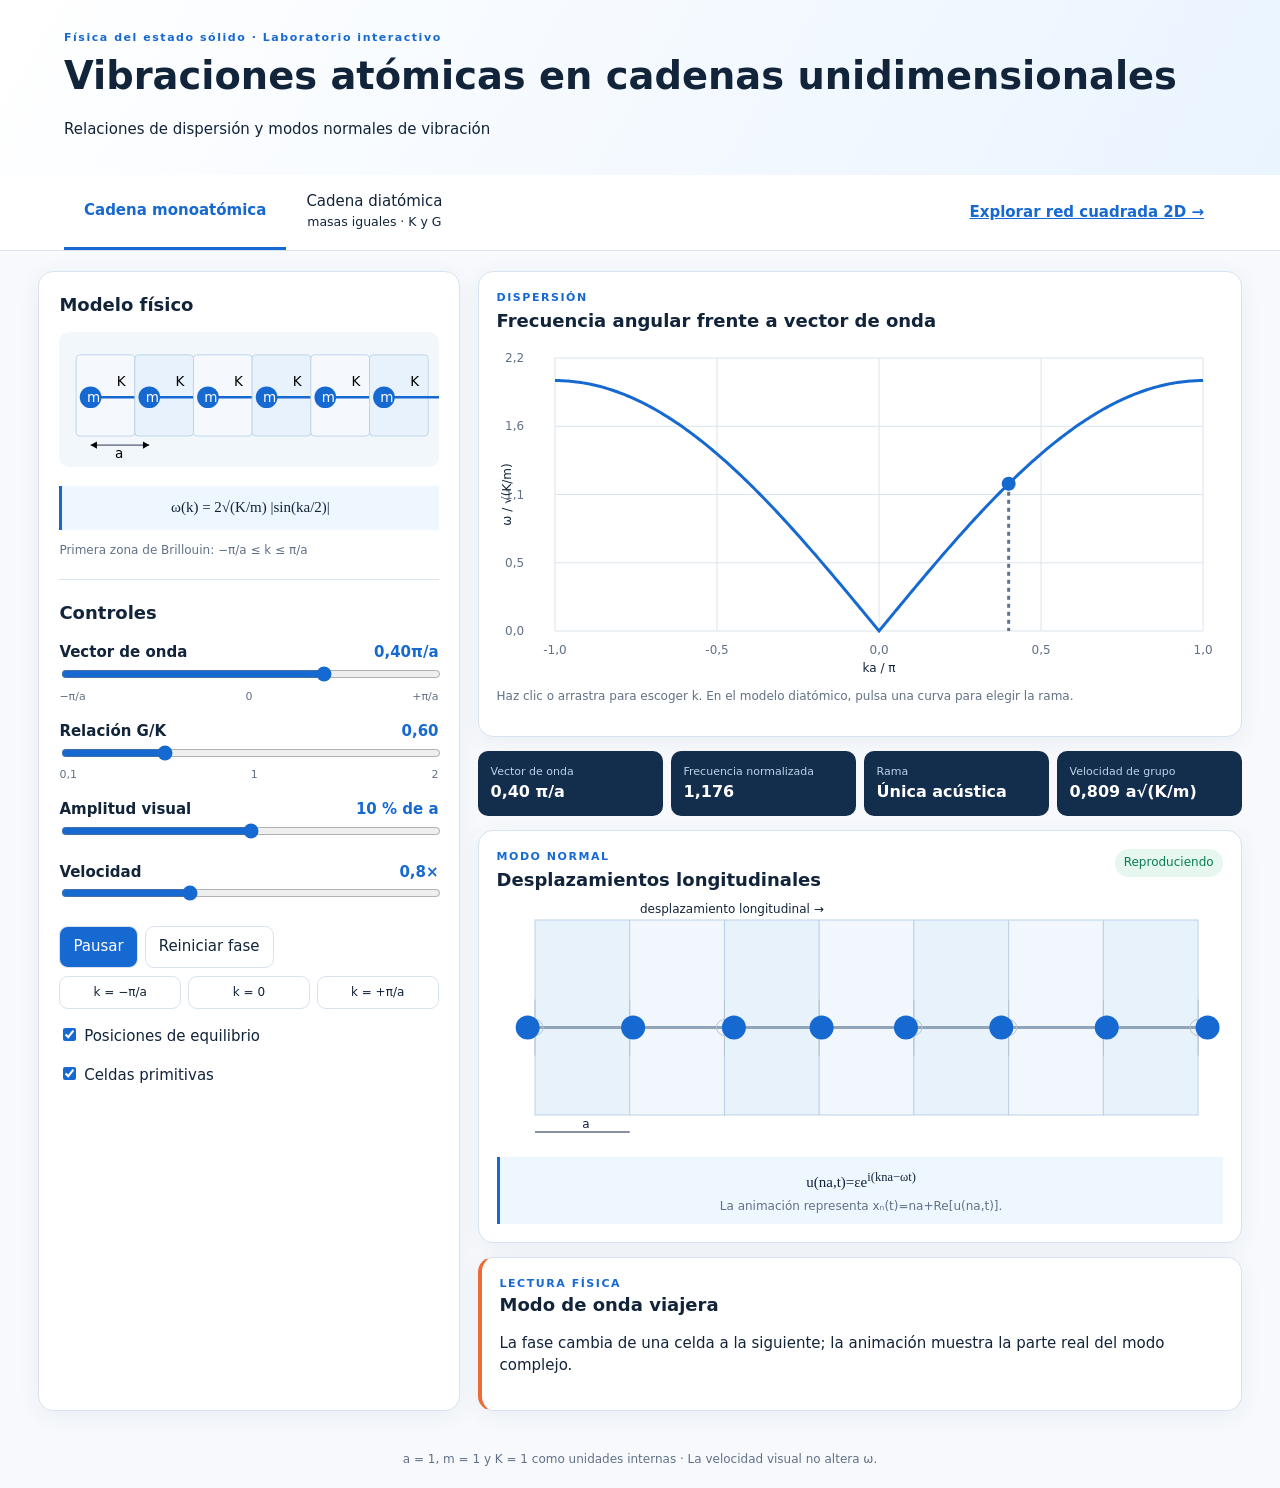
<file: Vibraciones1D/index.html>
<!doctype html>
<html lang="es">
<head>
  <meta charset="utf-8"><meta name="viewport" content="width=device-width,initial-scale=1">
  <title>Vibraciones atómicas 1D</title>
  <link rel="stylesheet" href="css/styles.css">
</head>
<body>
<header><p class="eyebrow">Física del estado sólido · Laboratorio interactivo</p><h1>Vibraciones atómicas en cadenas unidimensionales</h1><p>Relaciones de dispersión y modos normales de vibración</p></header>
<nav class="tabs" aria-label="Modelo"><button class="tab active" data-model="mono">Cadena monoatómica</button><button class="tab" data-model="di">Cadena diatómica <small>masas iguales · K y G</small></button><a href="../Vibraciones2D/index.html" style="margin-left:auto;align-self:center;color:#1769d2;font-weight:700;padding:12px">Explorar red cuadrada 2D →</a></nav>
<main>
 <aside class="card controls">
  <section><h2>Modelo físico</h2><svg id="scheme" class="scheme" role="img" aria-label="Esquema de la cadena"></svg><div id="formula" class="formula"></div><p class="note">Primera zona de Brillouin: −π/a ≤ k ≤ π/a</p></section>
  <section><h2>Controles</h2>
   <label for="kRange"><span>Vector de onda <output id="kOut"></output></span><input id="kRange" type="range" min="-1" max="1" step="0.01" value="0.4"><span class="ticks"><i>−π/a</i><i>0</i><i>+π/a</i></span></label>
   <div id="branchControl" hidden><span class="label">Rama</span><div class="seg"><button data-branch="acoustic" class="active">Acústica</button><button data-branch="optical">Óptica</button></div></div>
   <label id="gControl" hidden><span>Relación G/K <output id="gOut">0,60</output></span><input id="gRange" type="range" min="0.1" max="2" step="0.01" value="0.6"><span class="ticks"><i>0,1</i><i>1</i><i>2</i></span></label>
   <label><span>Amplitud visual <output id="ampOut"></output></span><input id="ampRange" type="range" min="0.02" max="0.18" step="0.01" value="0.1"></label>
   <label><span>Velocidad <output id="speedOut"></output></span><input id="speedRange" type="range" min="0.2" max="2" step="0.1" value="0.8"></label>
   <div class="actions"><button id="play">Pausar</button><button id="reset">Reiniciar fase</button></div>
   <div class="presets"><button data-k="-1">k = −π/a</button><button data-k="0">k = 0</button><button data-k="1">k = +π/a</button></div>
   <label class="check"><input id="showEq" type="checkbox" checked> Posiciones de equilibrio</label><label class="check"><input id="showCells" type="checkbox" checked> Celdas primitivas</label>
  </section>
 </aside>
 <section class="workspace">
  <article class="card plot-card"><div class="title-row"><div><p class="eyebrow">DISPERSIÓN</p><h2>Frecuencia angular frente a vector de onda</h2></div><div id="legend"></div></div><canvas id="plot" aria-label="Gráfica interactiva de dispersión"></canvas><p class="hint">Haz clic o arrastra para escoger k. En el modelo diatómico, pulsa una curva para elegir la rama.</p></article>
  <div class="readouts"><div><span>Vector de onda</span><strong id="readK"></strong></div><div><span>Frecuencia normalizada</span><strong id="readW"></strong></div><div><span>Rama</span><strong id="readBranch"></strong></div><div><span>Velocidad de grupo</span><strong id="readV"></strong></div></div>
  <article class="card animation-card"><div class="title-row"><div><p class="eyebrow">MODO NORMAL</p><h2>Desplazamientos longitudinales</h2></div><span id="status" class="status">Reproduciendo</span></div><canvas id="chain" aria-label="Animación de la cadena"></canvas><div id="modeFormula" class="formula compact"></div></article>
  <article id="explanation" class="card explanation"></article>
 </section>
</main>
<footer>a = 1, m = 1 y K = 1 como unidades internas · La velocidad visual no altera ω.</footer>
<script type="module" src="js/app.js"></script>
</body></html>
</file>
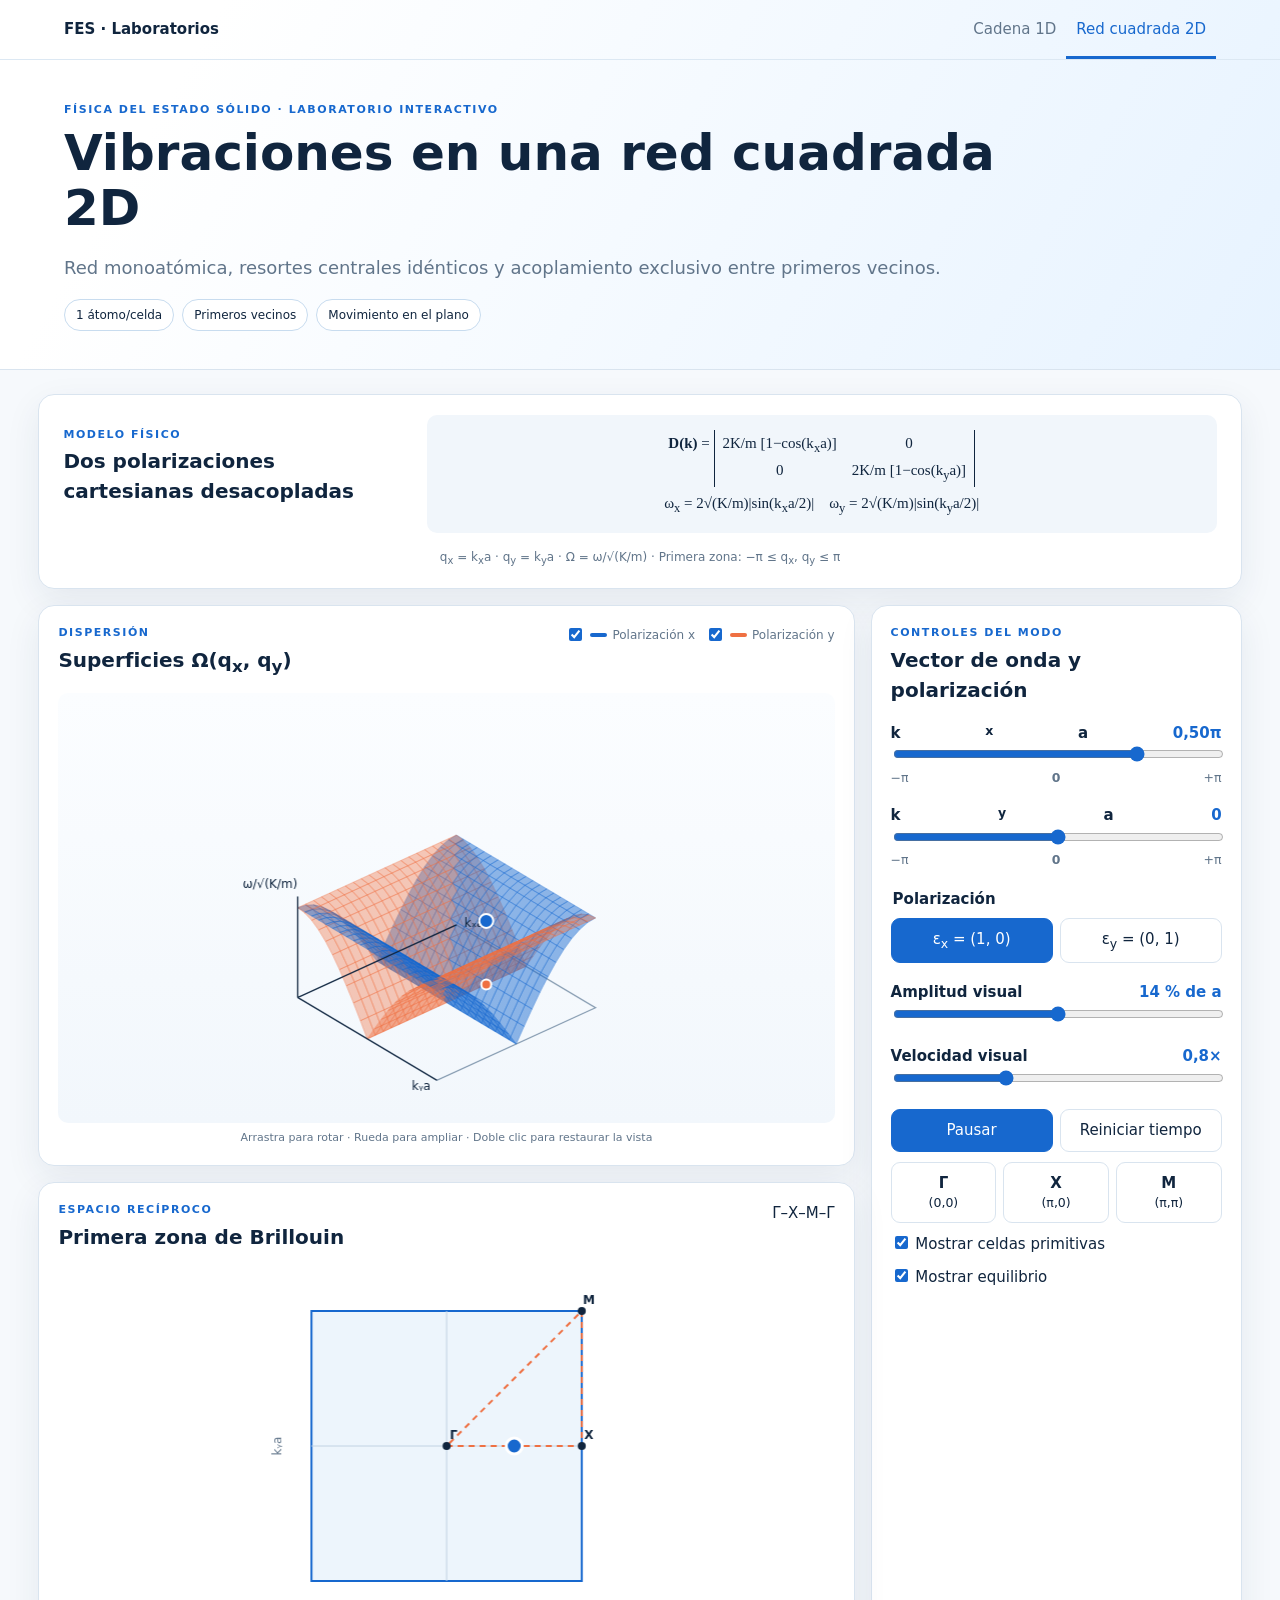
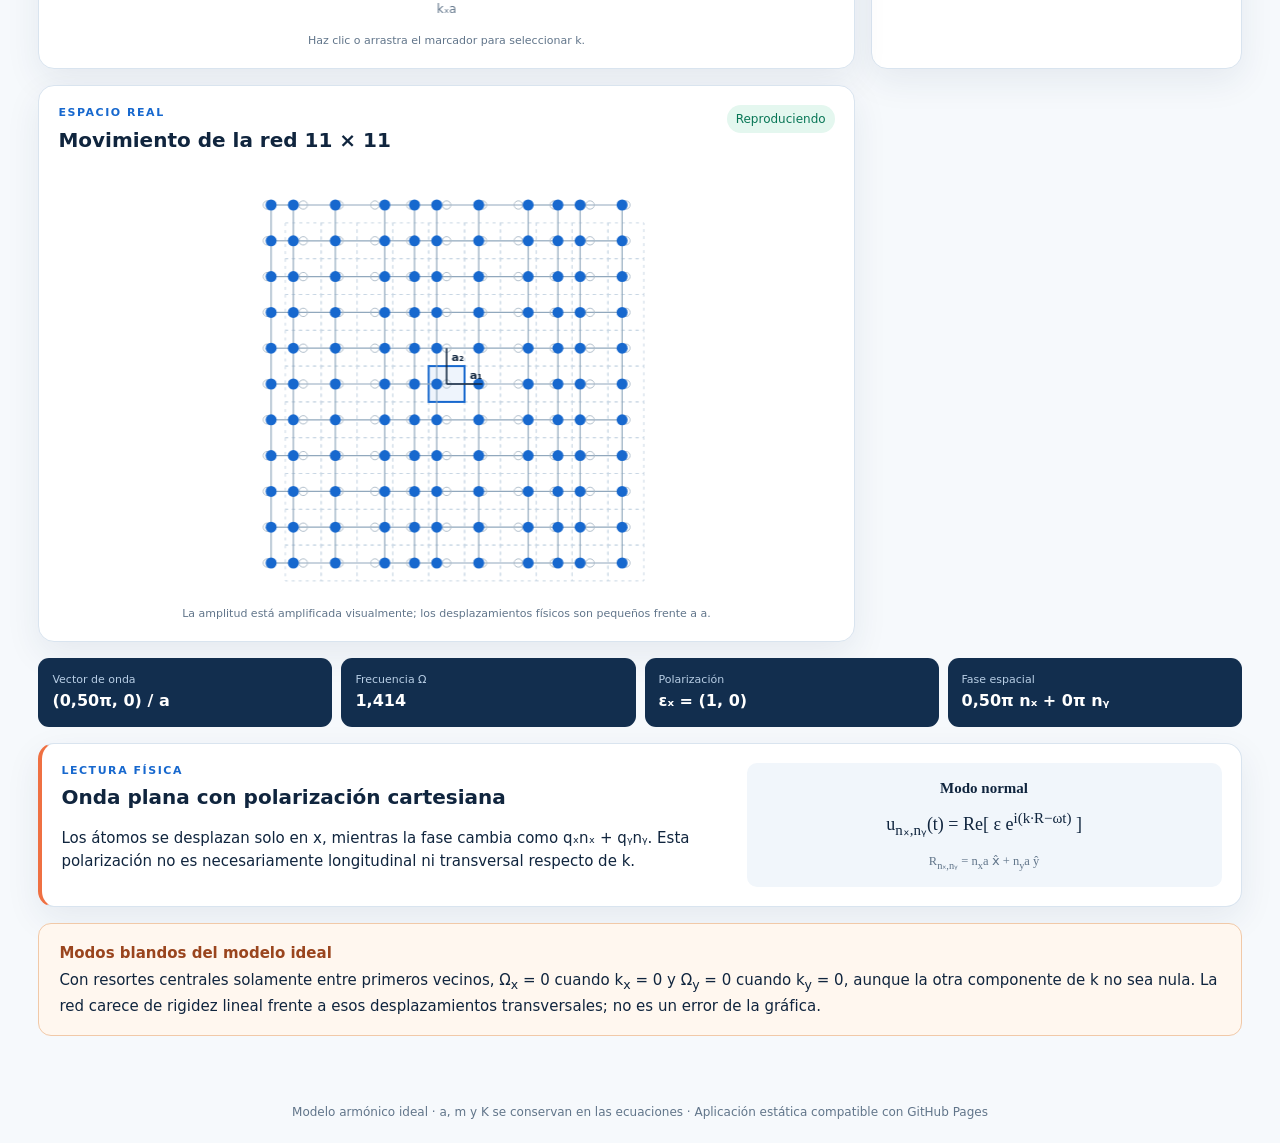
<file: Vibraciones2D/index.html>
<!doctype html>
<html lang="es">
<head>
  <meta charset="utf-8">
  <meta name="viewport" content="width=device-width, initial-scale=1">
  <meta name="description" content="Laboratorio interactivo de vibraciones en una red cuadrada monoatómica 2D.">
  <title>Vibraciones en una red cuadrada 2D</title>
  <link rel="stylesheet" href="./css/styles.css">
</head>
<body>
  <header class="hero">
    <nav class="site-nav" aria-label="Navegación principal">
      <a class="brand" href="../Vibraciones1D/index.html">FES · Laboratorios</a>
      <div><a href="../Vibraciones1D/index.html">Cadena 1D</a><a class="active" href="./index.html" aria-current="page">Red cuadrada 2D</a></div>
    </nav>
    <div class="hero-copy">
      <p class="kicker">FÍSICA DEL ESTADO SÓLIDO · LABORATORIO INTERACTIVO</p>
      <h1>Vibraciones en una red cuadrada 2D</h1>
      <p>Red monoatómica, resortes centrales idénticos y acoplamiento exclusivo entre primeros vecinos.</p>
      <div class="assumptions"><span>1 átomo/celda</span><span>Primeros vecinos</span><span>Movimiento en el plano</span></div>
    </div>
  </header>

  <main>
    <section class="card theory" aria-labelledby="modelo-title">
      <div><p class="kicker">MODELO FÍSICO</p><h2 id="modelo-title">Dos polarizaciones cartesianas desacopladas</h2></div>
      <div class="equations">
        <p><strong>D(k)</strong> = <span class="matrix"><i>2K/m [1−cos(k<sub>x</sub>a)]</i><i>0</i><i>0</i><i>2K/m [1−cos(k<sub>y</sub>a)]</i></span></p>
        <p>ω<sub>x</sub> = 2√(K/m)|sin(k<sub>x</sub>a/2)| &nbsp;&nbsp; ω<sub>y</sub> = 2√(K/m)|sin(k<sub>y</sub>a/2)|</p>
      </div>
      <p class="normalization">q<sub>x</sub> = k<sub>x</sub>a · q<sub>y</sub> = k<sub>y</sub>a · Ω = ω/√(K/m) · Primera zona: −π ≤ q<sub>x</sub>, q<sub>y</sub> ≤ π</p>
    </section>

    <div class="dashboard">
      <section class="card surface-card">
        <div class="section-head"><div><p class="kicker">DISPERSIÓN</p><h2>Superficies Ω(q<sub>x</sub>, q<sub>y</sub>)</h2></div><div class="legend"><label><input id="showSurfaceX" type="checkbox" checked><i class="x"></i> Polarización x</label><label><input id="showSurfaceY" type="checkbox" checked><i class="y"></i> Polarización y</label></div></div>
        <canvas id="surface" aria-label="Gráfica tridimensional interactiva de las dos superficies de dispersión"></canvas>
        <p class="canvas-help">Arrastra para rotar · Rueda para ampliar · Doble clic para restaurar la vista</p>
      </section>

      <aside class="card controls">
        <p class="kicker">CONTROLES DEL MODO</p><h2>Vector de onda y polarización</h2>
        <label><span>k<sub>x</sub>a <output id="qxOut"></output></span><input id="qx" type="range" min="-3.14159265" max="3.14159265" step="0.01" value="1.57079633"><small>−π <b>0</b> +π</small></label>
        <label><span>k<sub>y</sub>a <output id="qyOut"></output></span><input id="qy" type="range" min="-3.14159265" max="3.14159265" step="0.01" value="0"><small>−π <b>0</b> +π</small></label>
        <fieldset><legend>Polarización</legend><div class="segmented"><button class="active" data-branch="x">ε<sub>x</sub> = (1, 0)</button><button data-branch="y">ε<sub>y</sub> = (0, 1)</button></div></fieldset>
        <label><span>Amplitud visual <output id="ampOut"></output></span><input id="amplitude" type="range" min="0.03" max="0.25" step="0.01" value="0.14"></label>
        <label><span>Velocidad visual <output id="speedOut"></output></span><input id="speed" type="range" min="0.2" max="2" step="0.1" value="0.8"></label>
        <div class="button-row"><button id="play" class="primary">Pausar</button><button id="reset">Reiniciar tiempo</button></div>
        <div class="presets" aria-label="Puntos de alta simetría"><button data-point="G">Γ <small>(0,0)</small></button><button data-point="X">X <small>(π,0)</small></button><button data-point="M">M <small>(π,π)</small></button></div>
        <label class="check"><input id="showCells" type="checkbox" checked> Mostrar celdas primitivas</label>
        <label class="check"><input id="showEquilibrium" type="checkbox" checked> Mostrar equilibrio</label>
      </aside>

      <section class="card bz-card">
        <div class="section-head"><div><p class="kicker">ESPACIO RECÍPROCO</p><h2>Primera zona de Brillouin</h2></div><span>Γ–X–M–Γ</span></div>
        <canvas id="brillouin" aria-label="Primera zona de Brillouin interactiva"></canvas>
        <p class="canvas-help">Haz clic o arrastra el marcador para seleccionar k.</p>
      </section>

      <section class="card lattice-card">
        <div class="section-head"><div><p class="kicker">ESPACIO REAL</p><h2>Movimiento de la red 11 × 11</h2></div><span id="motionStatus" class="status">Reproduciendo</span></div>
        <canvas id="lattice" aria-label="Animación de desplazamientos atómicos en la red cuadrada"></canvas>
        <p class="canvas-help">La amplitud está amplificada visualmente; los desplazamientos físicos son pequeños frente a a.</p>
      </section>
    </div>

    <section class="readouts" aria-label="Valores físicos del modo">
      <div><span>Vector de onda</span><strong id="readK"></strong></div><div><span>Frecuencia Ω</span><strong id="readOmega"></strong></div><div><span>Polarización</span><strong id="readPolarization"></strong></div><div><span>Fase espacial</span><strong id="readPhase"></strong></div>
    </section>

    <section class="card interpretation">
      <div><p class="kicker">LECTURA FÍSICA</p><h2 id="explanationTitle"></h2><p id="explanation"></p></div>
      <div class="mode-equation"><strong>Modo normal</strong><p>u<sub>nₓ,nᵧ</sub>(t) = Re[ ε e<sup>i(k·R−ωt)</sup> ]</p><small>R<sub>nₓ,nᵧ</sub> = n<sub>x</sub>a x̂ + n<sub>y</sub>a ŷ</small></div>
    </section>

    <aside class="warning"><strong>Modos blandos del modelo ideal</strong><p>Con resortes centrales solamente entre primeros vecinos, Ω<sub>x</sub> = 0 cuando k<sub>x</sub> = 0 y Ω<sub>y</sub> = 0 cuando k<sub>y</sub> = 0, aunque la otra componente de k no sea nula. La red carece de rigidez lineal frente a esos desplazamientos transversales; no es un error de la gráfica.</p></aside>
  </main>
  <footer>Modelo armónico ideal · a, m y K se conservan en las ecuaciones · Aplicación estática compatible con GitHub Pages</footer>
  <script type="module" src="./js/app.js"></script>
</body>
</html>
</file>
<file: Vibraciones1D/css/styles.css>
:root{--ink:#12243a;--muted:#617187;--blue:#1769d2;--cyan:#18a6b8;--orange:#ed6c35;--line:#d9e3ef;--soft:#f2f7fc;--card:#fff}*{box-sizing:border-box}body{margin:0;background:#f7f9fc;color:var(--ink);font:15px/1.45 Inter,system-ui,sans-serif}header{padding:30px clamp(20px,5vw,70px) 20px;background:linear-gradient(120deg,#fff,#eaf4ff)}h1{font-size:clamp(26px,3vw,42px);margin:2px 0}h2{font-size:18px;margin:0 0 14px}.eyebrow{font-size:11px;letter-spacing:.14em;font-weight:800;color:var(--blue);margin:0}.tabs{display:flex;padding:0 clamp(20px,5vw,70px);background:#fff;border-bottom:1px solid var(--line)}button{font:inherit;color:inherit;border:1px solid var(--line);background:#fff;border-radius:9px;padding:9px 13px;cursor:pointer}button:hover{border-color:var(--blue)}.tab{border:0;border-radius:0;padding:16px 20px;border-bottom:3px solid transparent}.tab.active{color:var(--blue);border-bottom-color:var(--blue);font-weight:700}.tab small{display:block}main{display:grid;grid-template-columns:minmax(280px,35%) 1fr;gap:18px;padding:20px clamp(14px,3vw,42px);max-width:1600px;margin:auto}.card{background:var(--card);border:1px solid var(--line);border-radius:15px;box-shadow:0 5px 22px #284c7810}.controls{padding:20px}.controls section+section{border-top:1px solid var(--line);padding-top:20px;margin-top:20px}.controls label,.label{display:block;margin:16px 0 5px;font-weight:650}.controls label span{display:flex;justify-content:space-between}.controls output{color:var(--blue)}input[type=range]{width:100%;accent-color:var(--blue)}.ticks{font-size:11px;color:var(--muted);font-weight:400}.ticks i{font-style:normal}.check{font-weight:500!important}.check input{accent-color:var(--blue)}.seg,.actions,.presets{display:flex;gap:7px}.seg button{flex:1}.seg .active{background:var(--blue);color:#fff}.actions{margin-top:18px}.actions button:first-child{background:var(--blue);color:#fff}.presets{margin-top:8px}.presets button{font-size:12px;flex:1;padding:7px}.scheme{width:100%;height:135px;background:var(--soft);border-radius:10px}.formula{background:#eef6ff;border-left:3px solid var(--blue);padding:11px;margin-top:12px;font-family:Georgia,serif;text-align:center}.formula .sub{font:12px system-ui;color:var(--muted);display:block;margin-top:5px}.note,.hint{font-size:12px;color:var(--muted)}.workspace{display:grid;gap:14px}.plot-card,.animation-card,.explanation{padding:18px}.title-row{display:flex;align-items:start;justify-content:space-between;gap:10px}.title-row h2{margin:2px 0}.plot-card canvas{width:100%;height:340px;display:block;touch-action:none}.animation-card canvas{width:100%;height:250px;display:block}.readouts{display:grid;grid-template-columns:repeat(4,1fr);gap:8px}.readouts>div{background:#132d4c;color:white;padding:13px;border-radius:10px}.readouts span{display:block;font-size:11px;color:#bcd1e8}.readouts strong{font-size:16px}.status{font-size:12px;background:#e5f7ef;color:#087d52;padding:5px 9px;border-radius:20px}.explanation{border-left:4px solid var(--orange)}.explanation h2{margin-bottom:5px}.compact{font-size:15px}.legend-item{display:inline-flex;align-items:center;gap:5px;font-size:12px;margin-left:10px}.swatch{width:18px;height:3px}.workspace footer,footer{text-align:center;padding:20px;color:var(--muted);font-size:12px}@media(max-width:800px){main{grid-template-columns:1fr}.readouts{grid-template-columns:1fr 1fr}.plot-card canvas{height:280px}}@media(prefers-reduced-motion:reduce){.status{background:#f4eee4;color:#74541c}}
</file>
<file: Vibraciones2D/css/styles.css>
:root{--ink:#10253e;--muted:#61758a;--blue:#1768ce;--cyan:#12a7ad;--orange:#ef7042;--line:#d9e4ef;--soft:#f1f6fb;--card:#fff;--shadow:0 12px 35px rgba(22,54,88,.08)}*{box-sizing:border-box}html{color-scheme:light}body{margin:0;background:#f6f9fc;color:var(--ink);font:15px/1.5 Inter,ui-sans-serif,system-ui,-apple-system,sans-serif}.hero{background:linear-gradient(120deg,#fff 15%,#e7f3ff);border-bottom:1px solid var(--line)}.site-nav{min-height:60px;display:flex;justify-content:space-between;align-items:center;padding:0 clamp(18px,5vw,72px);border-bottom:1px solid #dce8f3}.site-nav a{color:var(--muted);text-decoration:none;padding:18px 10px}.site-nav .brand{font-weight:850;color:var(--ink);padding-left:0}.site-nav .active{color:var(--blue);border-bottom:3px solid var(--blue)}.hero-copy{padding:42px clamp(18px,5vw,72px) 38px;max-width:1100px}.kicker{margin:0;color:var(--blue);font-size:11px;font-weight:850;letter-spacing:.14em}.hero h1{font-size:clamp(30px,4vw,50px);line-height:1.1;margin:7px 0 12px}.hero-copy>p:not(.kicker){font-size:18px;color:var(--muted)}.assumptions{display:flex;gap:8px;flex-wrap:wrap}.assumptions span{border:1px solid #c8dcef;background:#fff;border-radius:99px;padding:6px 11px;font-size:12px}main{max-width:1500px;margin:auto;padding:24px clamp(14px,3vw,42px) 45px}.card{background:var(--card);border:1px solid var(--line);border-radius:16px;box-shadow:var(--shadow)}h2{margin:3px 0 14px;font-size:20px}.theory{padding:20px 24px;display:grid;grid-template-columns:.75fr 1.7fr;gap:15px;align-items:center}.equations{font-family:Georgia,serif;text-align:center;background:var(--soft);padding:10px;border-radius:10px}.equations p{margin:5px}.normalization{grid-column:1/-1;text-align:center;color:var(--muted);font-size:12px;margin:0}.matrix{display:inline-grid;grid-template-columns:1fr 1fr;border-left:1px solid;border-right:1px solid;padding:2px 8px;gap:2px 15px}.matrix i{font-style:normal}.dashboard{display:grid;grid-template-columns:minmax(0,1.65fr) minmax(280px,.75fr);gap:16px;margin-top:16px}.surface-card,.bz-card,.lattice-card,.controls,.interpretation{padding:19px}.section-head{display:flex;justify-content:space-between;align-items:start;gap:12px}.legend{display:flex;gap:10px;flex-wrap:wrap;color:var(--muted);font-size:12px}.legend label{display:flex;gap:5px;align-items:center}.legend i{width:17px;height:4px;border-radius:4px}.legend .x{background:var(--blue)}.legend .y{background:var(--orange)}canvas{display:block;width:100%;touch-action:none}.surface-card canvas{height:430px;background:linear-gradient(#fbfdff,#f2f7fc);border-radius:10px}.bz-card canvas{height:360px}.lattice-card canvas{height:430px}.canvas-help{font-size:11px;color:var(--muted);text-align:center;margin:7px 0 0}.controls{grid-row:span 2}.controls label{display:block;margin:17px 0}.controls label>span{display:flex;justify-content:space-between;font-weight:700}.controls output{color:var(--blue);font-variant-numeric:tabular-nums}.controls input[type=range]{width:100%;accent-color:var(--blue)}.controls label small{display:flex;justify-content:space-between;color:var(--muted)}fieldset{border:0;padding:0;margin:18px 0}legend{font-weight:700;margin-bottom:7px}.segmented,.button-row,.presets{display:flex;gap:7px}.segmented button{flex:1}.segmented .active{background:var(--blue);color:#fff;border-color:var(--blue)}button{font:inherit;color:inherit;background:#fff;border:1px solid var(--line);border-radius:9px;padding:9px 12px;cursor:pointer}button:hover,button:focus-visible{border-color:var(--blue);outline:none}.primary{background:var(--blue);color:#fff;border-color:var(--blue)}.button-row button{flex:1}.presets{margin:10px 0}.presets button{flex:1;font-weight:800}.presets small{display:block;font-weight:400}.check{margin:10px 0!important;font-weight:500}.check input,.legend input{accent-color:var(--blue)}.status{font-size:12px;border-radius:99px;color:#087656;background:#e4f7ef;padding:5px 9px}.readouts{display:grid;grid-template-columns:repeat(4,1fr);gap:9px;margin:16px 0}.readouts div{background:#122e4e;color:#fff;padding:14px;border-radius:11px}.readouts span{font-size:11px;color:#b8cee5;display:block}.readouts strong{font-size:16px;font-variant-numeric:tabular-nums}.interpretation{display:grid;grid-template-columns:1.4fr 1fr;gap:20px;border-left:4px solid var(--orange)}.mode-equation{background:var(--soft);border-radius:10px;padding:14px;text-align:center;font-family:Georgia,serif}.mode-equation p{font-size:18px;margin:8px}.mode-equation small{color:var(--muted)}.warning{margin-top:16px;padding:18px 20px;border:1px solid #f1c9a8;background:#fff7ef;border-radius:13px}.warning strong{color:#9a451e}.warning p{margin:4px 0 0}footer{text-align:center;color:var(--muted);font-size:12px;padding:22px}@media(max-width:950px){.dashboard{grid-template-columns:1fr}.controls{grid-row:auto}.theory{grid-template-columns:1fr}.normalization{grid-column:auto}.readouts{grid-template-columns:1fr 1fr}}@media(max-width:600px){.site-nav{align-items:start;flex-direction:column;padding-top:8px}.site-nav a{padding:10px 6px}.hero-copy{padding-top:28px}.surface-card canvas,.lattice-card canvas{height:330px}.bz-card canvas{height:300px}.readouts,.interpretation{grid-template-columns:1fr}.section-head{display:block}.legend{margin-bottom:8px}}@media(prefers-reduced-motion:reduce){.status{background:#f5eee4;color:#79501b}}
</file>
